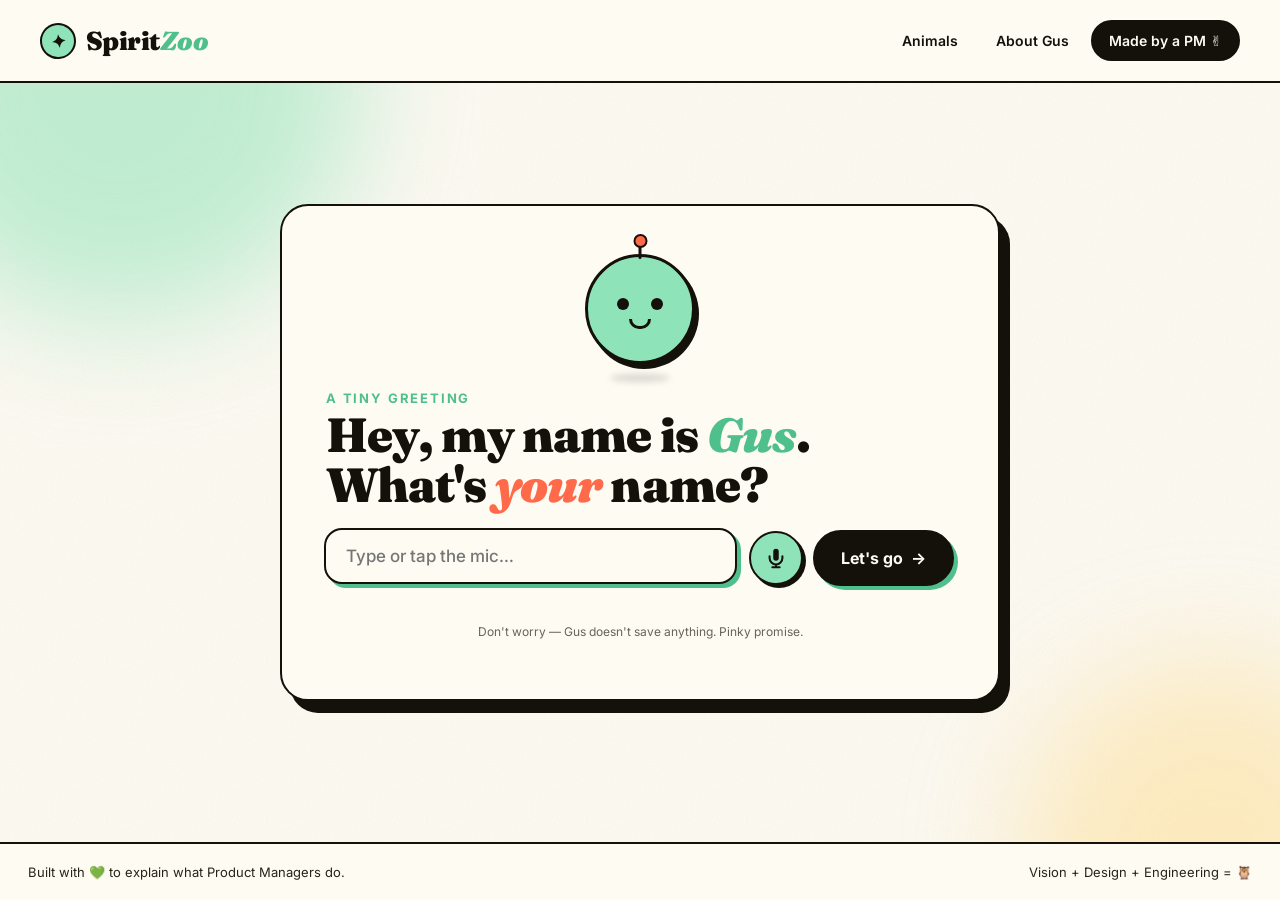
<file: index.html>
<!DOCTYPE html>
<html lang="en">
<head>
  <meta charset="UTF-8" />
  <meta name="viewport" content="width=device-width, initial-scale=1.0" />
  <title>Meet Gus · Your Spirit Animal Finder</title>
  <link rel="preconnect" href="https://fonts.googleapis.com">
  <link rel="preconnect" href="https://fonts.gstatic.com" crossorigin>
  <link href="https://fonts.googleapis.com/css2?family=Fraunces:ital,opsz,wght@0,9..144,700;0,9..144,900;1,9..144,700&family=Inter:wght@400;500;600;700&display=swap" rel="stylesheet">
  <link rel="stylesheet" href="styles.css">
</head>
<body>
  <!-- Decorative background grain & shapes -->
  <div class="bg-grain" aria-hidden="true"></div>
  <div class="bg-blob bg-blob--1" aria-hidden="true"></div>
  <div class="bg-blob bg-blob--2" aria-hidden="true"></div>

  <!-- Top nav bar (Back Market-inspired) -->
  <header class="nav">
    <div class="nav__inner">
      <div class="nav__logo">
        <span class="nav__logo-mark">✦</span>
        <span class="nav__logo-text">Spirit<span class="nav__logo-accent">Zoo</span></span>
      </div>
      <nav class="nav__links" aria-label="Primary">
        <a href="animals.html" class="nav__link">Animals</a>
        <a href="about.html" class="nav__link">About Gus</a>
        <a href="pm.html" class="nav__link nav__link--badge">Made by a PM ✌️</a>
      </nav>
    </div>
  </header>

  <main class="stage">

    <!-- STEP 1: Greeting from Gus -->
    <section class="screen screen--active" id="screen-greet" aria-labelledby="greet-title">
      <div class="card">
        <div class="avatar" aria-hidden="true">
          <div class="avatar__orb">
            <div class="avatar__face">
              <div class="avatar__eye avatar__eye--l"></div>
              <div class="avatar__eye avatar__eye--r"></div>
              <div class="avatar__mouth"></div>
            </div>
            <div class="avatar__antenna"></div>
          </div>
          <div class="avatar__shadow"></div>
        </div>

        <p class="kicker">A tiny greeting</p>
        <h1 id="greet-title" class="headline">
          Hey, my name is <span class="headline__accent">Gus</span>.<br>
          What's <em>your</em> name?
        </h1>

        <div class="input-row">
          <div class="field-with-mic">
            <input
              id="name-input"
              type="text"
              class="field"
              placeholder="Type or tap the mic…"
              autocomplete="off"
              maxlength="30"
            />
            <button
              id="name-mic-btn"
              class="mic-btn mic-btn--inline"
              type="button"
              aria-label="Tap to say your name"
              title="Tap to say your name"
            >
              <svg class="mic-btn__icon" viewBox="0 0 24 24" fill="none" aria-hidden="true">
                <path d="M12 2a3 3 0 0 0-3 3v7a3 3 0 0 0 6 0V5a3 3 0 0 0-3-3z" fill="currentColor"/>
                <path d="M19 10v2a7 7 0 0 1-14 0v-2M12 19v3M8 22h8" stroke="currentColor" stroke-width="2.2" stroke-linecap="round" fill="none"/>
              </svg>
              <span class="mic-btn__pulse" aria-hidden="true"></span>
            </button>
          </div>
          <button id="name-submit" class="btn btn--primary">
            Let's go
            <span class="btn__arrow">→</span>
          </button>
        </div>
        <p class="mic-status" id="name-mic-status" aria-live="polite"></p>

        <p class="fineprint">Don't worry — Gus doesn't save anything. Pinky promise.</p>
      </div>
    </section>

    <!-- STEP 2: Ask for 3 things -->
    <section class="screen" id="screen-describe" aria-labelledby="describe-title" hidden>
      <div class="card">
        <div class="avatar avatar--small" aria-hidden="true">
          <div class="avatar__orb">
            <div class="avatar__face">
              <div class="avatar__eye avatar__eye--l"></div>
              <div class="avatar__eye avatar__eye--r"></div>
              <div class="avatar__mouth avatar__mouth--smile"></div>
            </div>
            <div class="avatar__antenna"></div>
          </div>
        </div>

        <p class="kicker">Nice to meet you <span id="name-echo">friend</span> ✨</p>
        <h2 id="describe-title" class="headline">
          I'd love to find your <span class="headline__accent">spirit animal</span>.<br>
          Tell me 3 things about yourself!
        </h2>

        <p class="hint">Like… what you love, what you're good at, or what makes you, <em>you</em>.</p>

        <div class="textarea-wrap">
          <textarea
            id="describe-input"
            class="field field--area"
            placeholder="Example: I love reading books. I'm really fast at soccer. I'm super curious about space!"
            rows="4"
            maxlength="400"
            autocomplete="off"
          ></textarea>
          <button
            id="mic-btn"
            class="mic-btn"
            type="button"
            aria-label="Tap to talk to Gus"
            title="Tap to talk to Gus"
          >
            <svg class="mic-btn__icon" viewBox="0 0 24 24" fill="none" aria-hidden="true">
              <path d="M12 2a3 3 0 0 0-3 3v7a3 3 0 0 0 6 0V5a3 3 0 0 0-3-3z" fill="currentColor"/>
              <path d="M19 10v2a7 7 0 0 1-14 0v-2M12 19v3M8 22h8" stroke="currentColor" stroke-width="2.2" stroke-linecap="round" fill="none"/>
            </svg>
            <span class="mic-btn__pulse" aria-hidden="true"></span>
          </button>
        </div>
        <p class="mic-status" id="mic-status" aria-live="polite"></p>

        <div class="input-row input-row--end">
          <button id="describe-back" class="btn btn--ghost">← Back</button>
          <button id="describe-submit" class="btn btn--primary">
            Find my animal
            <span class="btn__arrow">→</span>
          </button>
        </div>
      </div>
    </section>

    <!-- STEP 3: Thinking -->
    <section class="screen" id="screen-thinking" aria-labelledby="thinking-title" hidden>
      <div class="card card--center">
        <div class="thinker">
          <div class="thinker__disc"></div>
          <div class="thinker__disc thinker__disc--2"></div>
          <div class="thinker__disc thinker__disc--3"></div>
          <div class="thinker__core">✦</div>
        </div>
        <h2 id="thinking-title" class="headline headline--center">
          Gus is thinking<span class="dots"><span>.</span><span>.</span><span>.</span></span>
        </h2>
        <p class="thinking-status" id="thinking-status">Reading your answer…</p>
      </div>
    </section>

    <!-- STEP 4: Reveal -->
    <section class="screen" id="screen-reveal" aria-labelledby="reveal-title" hidden>
      <div class="card card--reveal">
        <div class="confetti" aria-hidden="true"></div>

        <p class="kicker">You're the best, <span id="name-echo-2">friend</span>!</p>
        <h2 id="reveal-title" class="headline">
          Did you know your spirit animal is&hellip;
        </h2>

        <div class="animal-card">
          <div class="animal-card__emoji" id="animal-emoji">🦉</div>
          <div class="animal-card__name" id="animal-name">The Owl</div>
          <div class="animal-card__tag" id="animal-tag">Curious · Clever · Night-owl energy</div>
        </div>

        <div class="fact-box">
          <div class="fact-box__label">🌍 Fun fact from Nat Geo Kids</div>
          <p class="fact-box__text" id="animal-fact">…</p>
        </div>

        <div class="input-row input-row--center">
          <button id="read-to-me" class="btn btn--speak" type="button">
            <span class="btn__icon-speak" aria-hidden="true">
              <svg viewBox="0 0 24 24" fill="none" width="20" height="20">
                <path d="M11 5 6 9H2v6h4l5 4V5z" fill="currentColor"/>
                <path d="M15.5 8.5a5 5 0 0 1 0 7M18.5 5.5a9 9 0 0 1 0 13" stroke="currentColor" stroke-width="2" stroke-linecap="round" fill="none"/>
              </svg>
            </span>
            <span class="btn__label">Read to me</span>
          </button>
        </div>

        <div class="input-row input-row--center">
          <button id="try-again" class="btn btn--primary">
            Try again
            <span class="btn__arrow">↻</span>
          </button>
          <button id="restart" class="btn btn--ghost">
            Restart
            <span class="btn__arrow">↺</span>
          </button>
        </div>

        <p class="fineprint">
          Facts inspired by
          <a href="https://www.natgeokids.com/ie/category/discover/animals/" target="_blank" rel="noopener">Nat Geo Kids</a>
          · Go explore more animals there!
        </p>
      </div>
    </section>

  </main>

  <footer class="foot">
    <span>Built with 💚 to explain what Product Managers do.</span>
    <span>Vision + Design + Engineering = 🦉</span>
  </footer>

  <script src="animals-data.js?v=6"></script>
  <script src="app.js?v=6"></script>
</body>
</html>
</file>
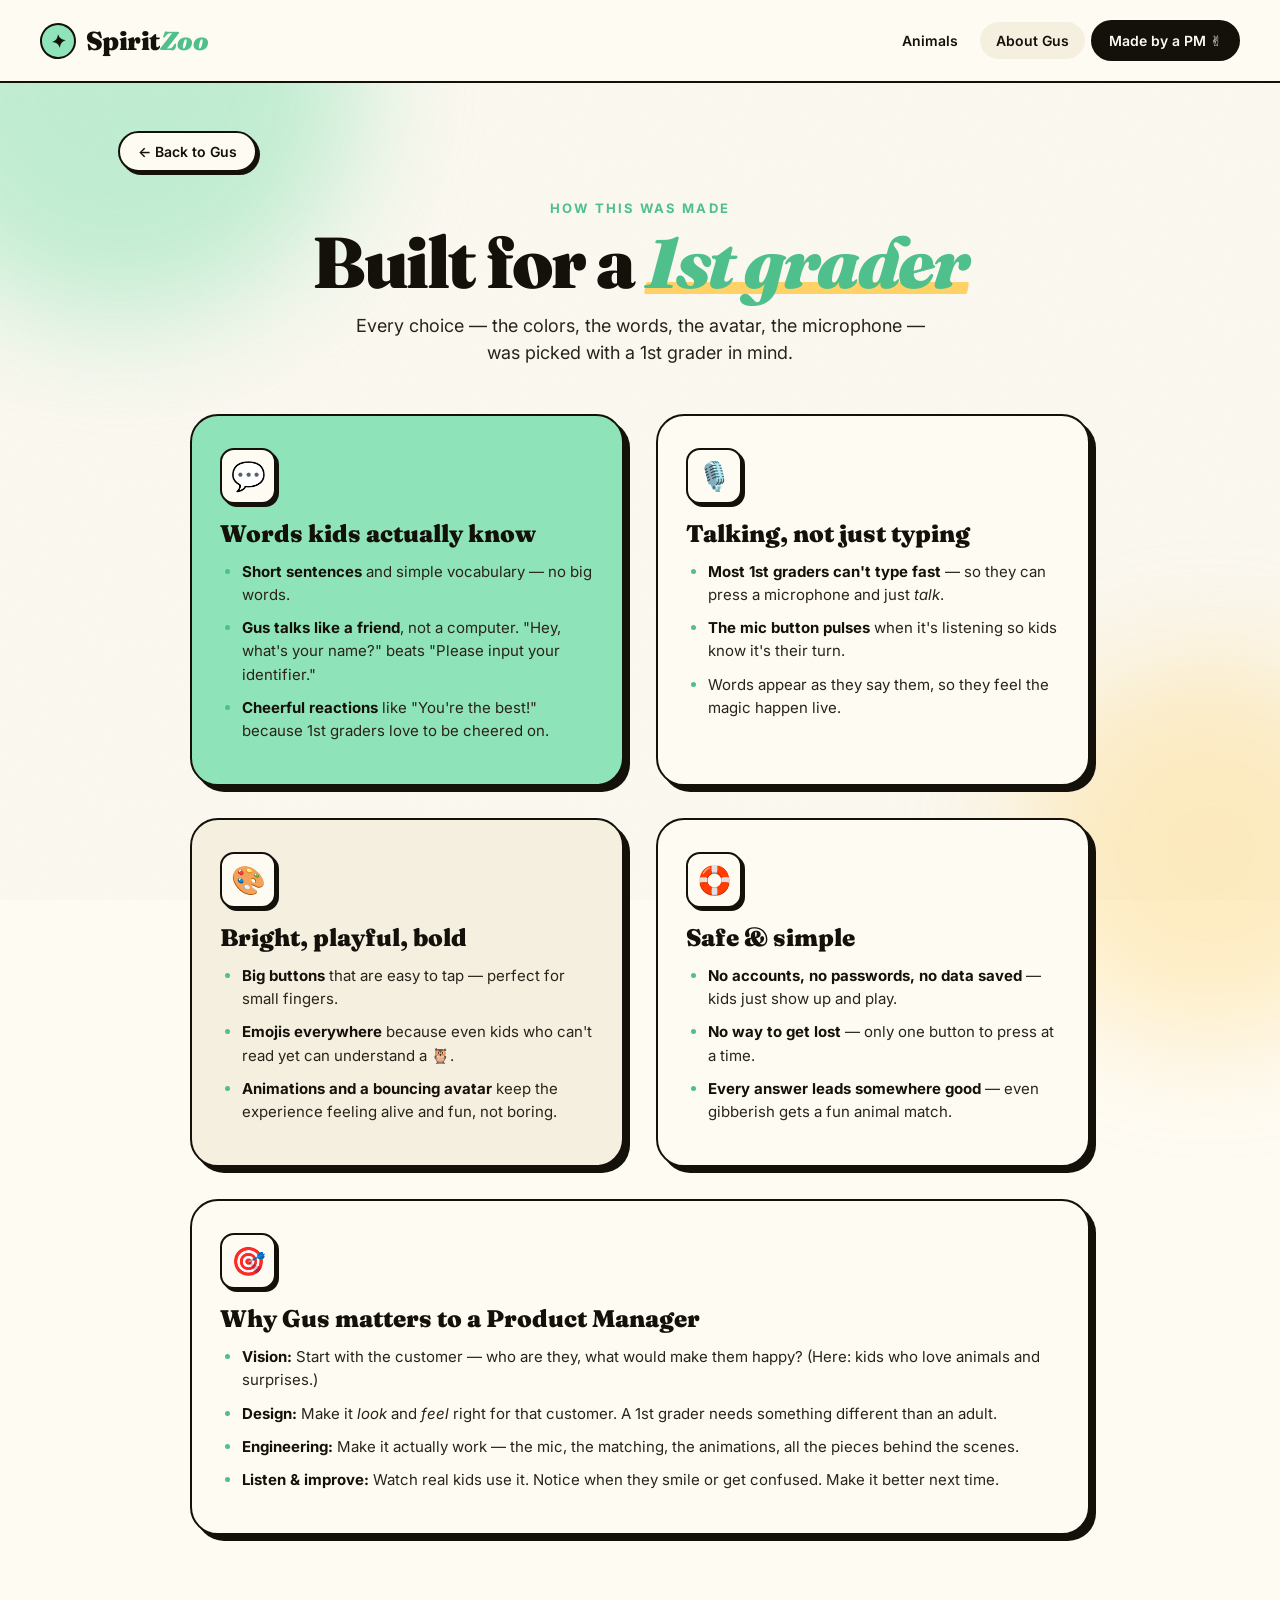
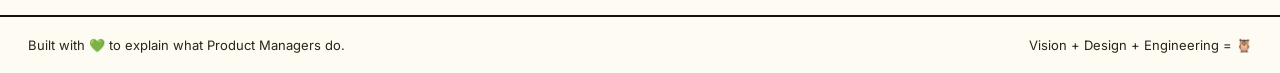
<file: about.html>
<!DOCTYPE html>
<html lang="en">
<head>
  <meta charset="UTF-8" />
  <meta name="viewport" content="width=device-width, initial-scale=1.0" />
  <title>About Gus · SpiritZoo</title>
  <link rel="preconnect" href="https://fonts.googleapis.com">
  <link rel="preconnect" href="https://fonts.gstatic.com" crossorigin>
  <link href="https://fonts.googleapis.com/css2?family=Fraunces:ital,opsz,wght@0,9..144,700;0,9..144,900;1,9..144,700&family=Inter:wght@400;500;600;700&display=swap" rel="stylesheet">
  <link rel="stylesheet" href="styles.css">
</head>
<body>
  <div class="bg-grain" aria-hidden="true"></div>
  <div class="bg-blob bg-blob--1" aria-hidden="true"></div>
  <div class="bg-blob bg-blob--2" aria-hidden="true"></div>

  <header class="nav">
    <div class="nav__inner">
      <a href="index.html" class="nav__logo" style="text-decoration:none; color:inherit;">
        <span class="nav__logo-mark">✦</span>
        <span class="nav__logo-text">Spirit<span class="nav__logo-accent">Zoo</span></span>
      </a>
      <nav class="nav__links" aria-label="Primary">
        <a href="animals.html" class="nav__link">Animals</a>
        <a href="about.html" class="nav__link" aria-current="page" style="background: var(--cream-2);">About Gus</a>
        <a href="pm.html" class="nav__link nav__link--badge">Made by a PM ✌️</a>
      </nav>
    </div>
  </header>

  <main class="subpage">
    <a href="index.html" class="back-link">← Back to Gus</a>

    <div class="subpage__header">
      <p class="subpage__kicker">How this was made</p>
      <h1 class="subpage__title">Built for a <em>1st grader</em></h1>
      <p class="subpage__lede">
        Every choice — the colors, the words, the avatar, the microphone —
        was picked with a 1st grader in mind.
      </p>
    </div>

    <div class="about-grid">

      <div class="about-card about-card--mint">
        <div class="about-card__icon">💬</div>
        <h2 class="about-card__title">Words kids actually know</h2>
        <ul class="about-card__list">
          <li><strong>Short sentences</strong> and simple vocabulary — no big words.</li>
          <li><strong>Gus talks like a friend</strong>, not a computer. "Hey, what's your name?" beats "Please input your identifier."</li>
          <li><strong>Cheerful reactions</strong> like "You're the best!" because 1st graders love to be cheered on.</li>
        </ul>
      </div>

      <div class="about-card">
        <div class="about-card__icon">🎙️</div>
        <h2 class="about-card__title">Talking, not just typing</h2>
        <ul class="about-card__list">
          <li><strong>Most 1st graders can't type fast</strong> — so they can press a microphone and just <em>talk</em>.</li>
          <li><strong>The mic button pulses</strong> when it's listening so kids know it's their turn.</li>
          <li>Words appear as they say them, so they feel the magic happen live.</li>
        </ul>
      </div>

      <div class="about-card about-card--cream2">
        <div class="about-card__icon">🎨</div>
        <h2 class="about-card__title">Bright, playful, bold</h2>
        <ul class="about-card__list">
          <li><strong>Big buttons</strong> that are easy to tap — perfect for small fingers.</li>
          <li><strong>Emojis everywhere</strong> because even kids who can't read yet can understand a 🦉.</li>
          <li><strong>Animations and a bouncing avatar</strong> keep the experience feeling alive and fun, not boring.</li>
        </ul>
      </div>

      <div class="about-card">
        <div class="about-card__icon">🛟</div>
        <h2 class="about-card__title">Safe & simple</h2>
        <ul class="about-card__list">
          <li><strong>No accounts, no passwords, no data saved</strong> — kids just show up and play.</li>
          <li><strong>No way to get lost</strong> — only one button to press at a time.</li>
          <li><strong>Every answer leads somewhere good</strong> — even gibberish gets a fun animal match.</li>
        </ul>
      </div>

      <div class="about-card about-card--wide">
        <div class="about-card__icon">🎯</div>
        <h2 class="about-card__title">Why Gus matters to a Product Manager</h2>
        <ul class="about-card__list">
          <li><strong>Vision:</strong> Start with the customer — who are they, what would make them happy? (Here: kids who love animals and surprises.)</li>
          <li><strong>Design:</strong> Make it <em>look</em> and <em>feel</em> right for that customer. A 1st grader needs something different than an adult.</li>
          <li><strong>Engineering:</strong> Make it actually work — the mic, the matching, the animations, all the pieces behind the scenes.</li>
          <li><strong>Listen & improve:</strong> Watch real kids use it. Notice when they smile or get confused. Make it better next time.</li>
        </ul>
      </div>

    </div>
  </main>

  <footer class="foot">
    <span>Built with 💚 to explain what Product Managers do.</span>
    <span>Vision + Design + Engineering = 🦉</span>
  </footer>
</body>
</html>
</file>
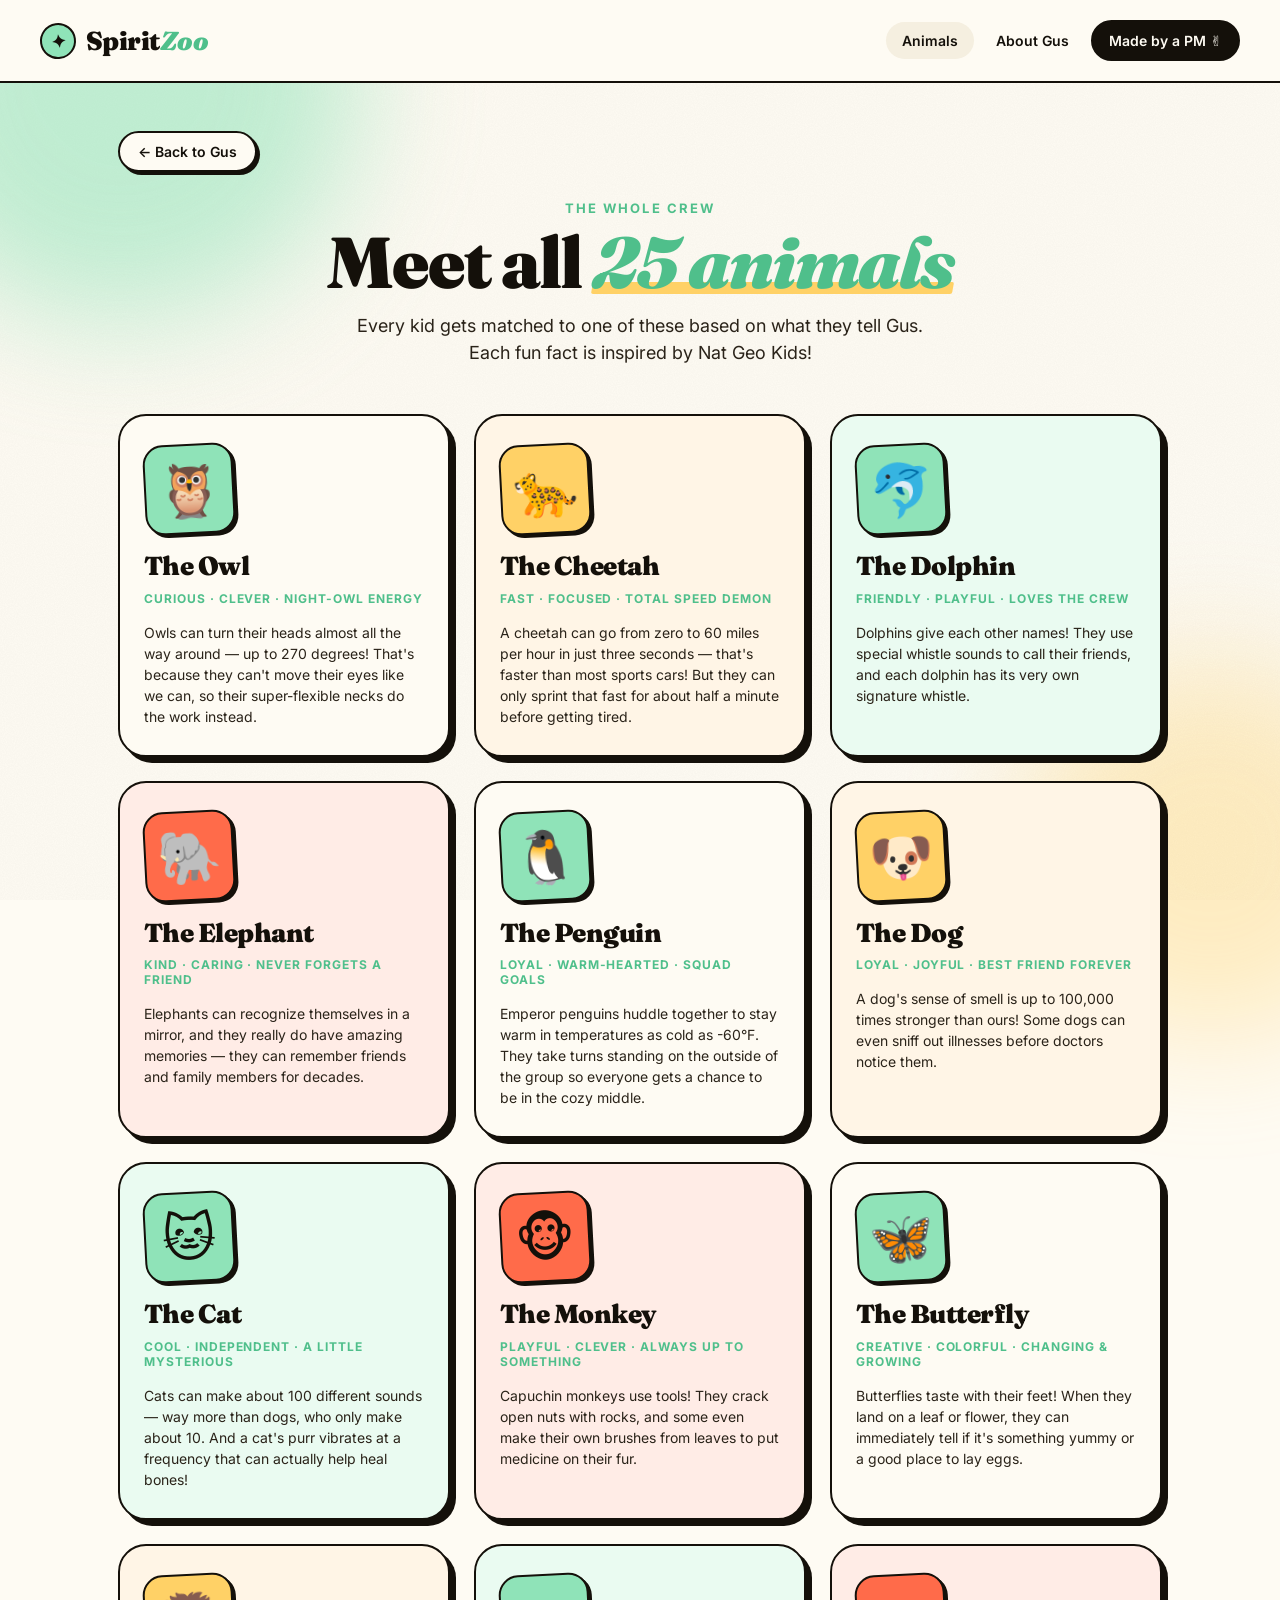
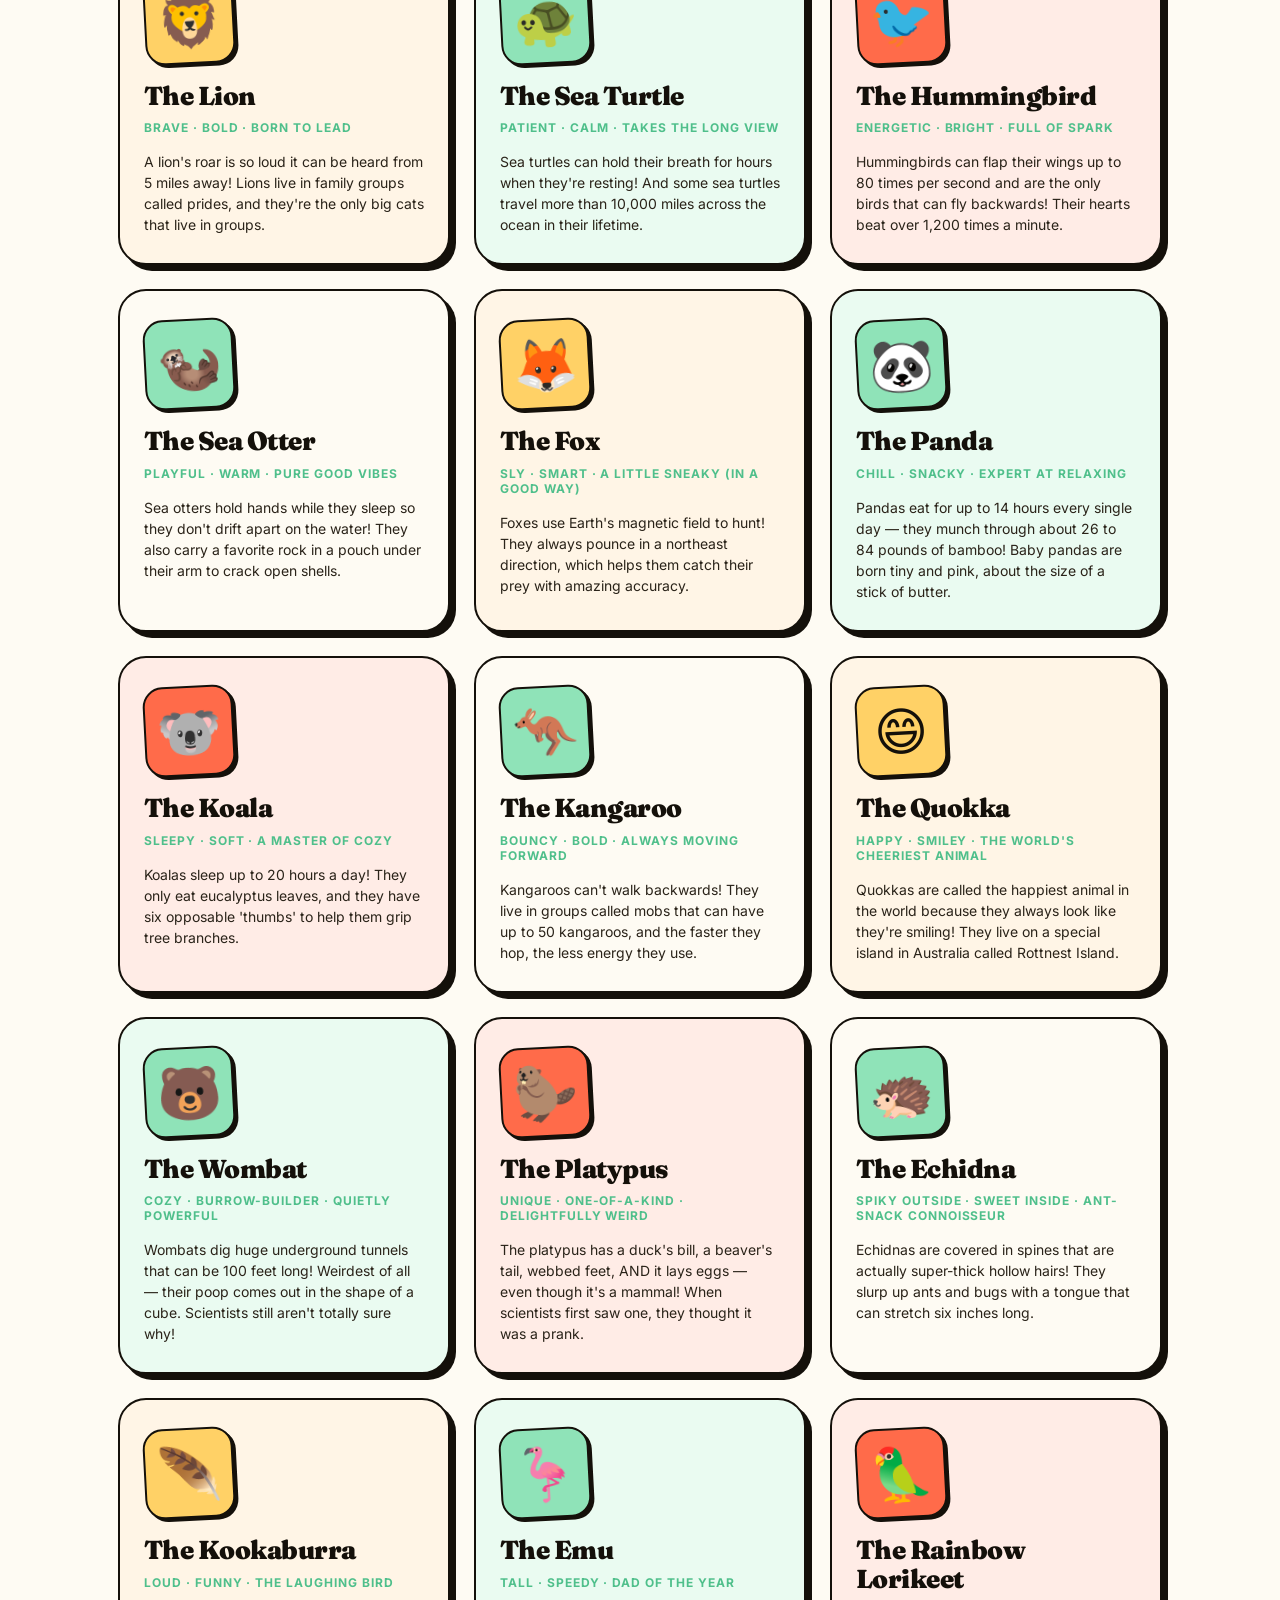
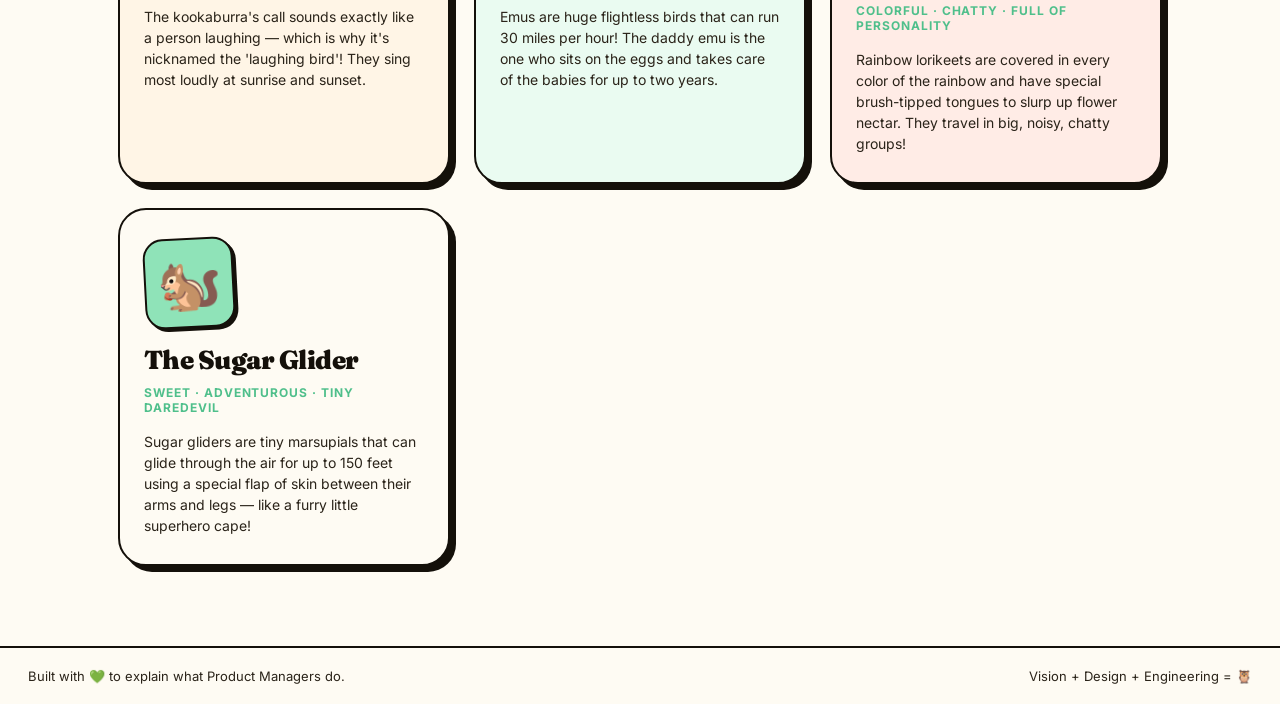
<file: animals.html>
<!DOCTYPE html>
<html lang="en">
<head>
  <meta charset="UTF-8" />
  <meta name="viewport" content="width=device-width, initial-scale=1.0" />
  <title>All the Animals · SpiritZoo</title>
  <link rel="preconnect" href="https://fonts.googleapis.com">
  <link rel="preconnect" href="https://fonts.gstatic.com" crossorigin>
  <link href="https://fonts.googleapis.com/css2?family=Fraunces:ital,opsz,wght@0,9..144,700;0,9..144,900;1,9..144,700&family=Inter:wght@400;500;600;700&display=swap" rel="stylesheet">
  <link rel="stylesheet" href="styles.css">
</head>
<body>
  <div class="bg-grain" aria-hidden="true"></div>
  <div class="bg-blob bg-blob--1" aria-hidden="true"></div>
  <div class="bg-blob bg-blob--2" aria-hidden="true"></div>

  <header class="nav">
    <div class="nav__inner">
      <a href="index.html" class="nav__logo" style="text-decoration:none; color:inherit;">
        <span class="nav__logo-mark">✦</span>
        <span class="nav__logo-text">Spirit<span class="nav__logo-accent">Zoo</span></span>
      </a>
      <nav class="nav__links" aria-label="Primary">
        <a href="animals.html" class="nav__link" aria-current="page" style="background: var(--cream-2);">Animals</a>
        <a href="about.html" class="nav__link">About Gus</a>
        <a href="pm.html" class="nav__link nav__link--badge">Made by a PM ✌️</a>
      </nav>
    </div>
  </header>

  <main class="subpage">
    <a href="index.html" class="back-link">← Back to Gus</a>

    <div class="subpage__header">
      <p class="subpage__kicker">The whole crew</p>
      <h1 class="subpage__title">Meet all <em>25 animals</em></h1>
      <p class="subpage__lede">
        Every kid gets matched to one of these based on what they tell Gus.
        Each fun fact is inspired by Nat Geo Kids!
      </p>
    </div>

    <div class="animal-grid" id="animal-grid">
      <!-- Filled in by JavaScript -->
    </div>
  </main>

  <footer class="foot">
    <span>Built with 💚 to explain what Product Managers do.</span>
    <span>Vision + Design + Engineering = 🦉</span>
  </footer>

  <script src="animals-data.js?v=6"></script>
  <script>
    // Render all animals into the grid
    const grid = document.getElementById("animal-grid");
    for (const [key, animal] of Object.entries(ANIMALS)) {
      const tile = document.createElement("article");
      tile.className = "animal-tile";
      tile.innerHTML = `
        <div class="animal-tile__emoji-box">${animal.emoji}</div>
        <h2 class="animal-tile__name">${animal.name}</h2>
        <p class="animal-tile__tag">${animal.tag}</p>
        <p class="animal-tile__fact">${animal.fact}</p>
      `;
      grid.appendChild(tile);
    }
  </script>
</body>
</html>
</file>
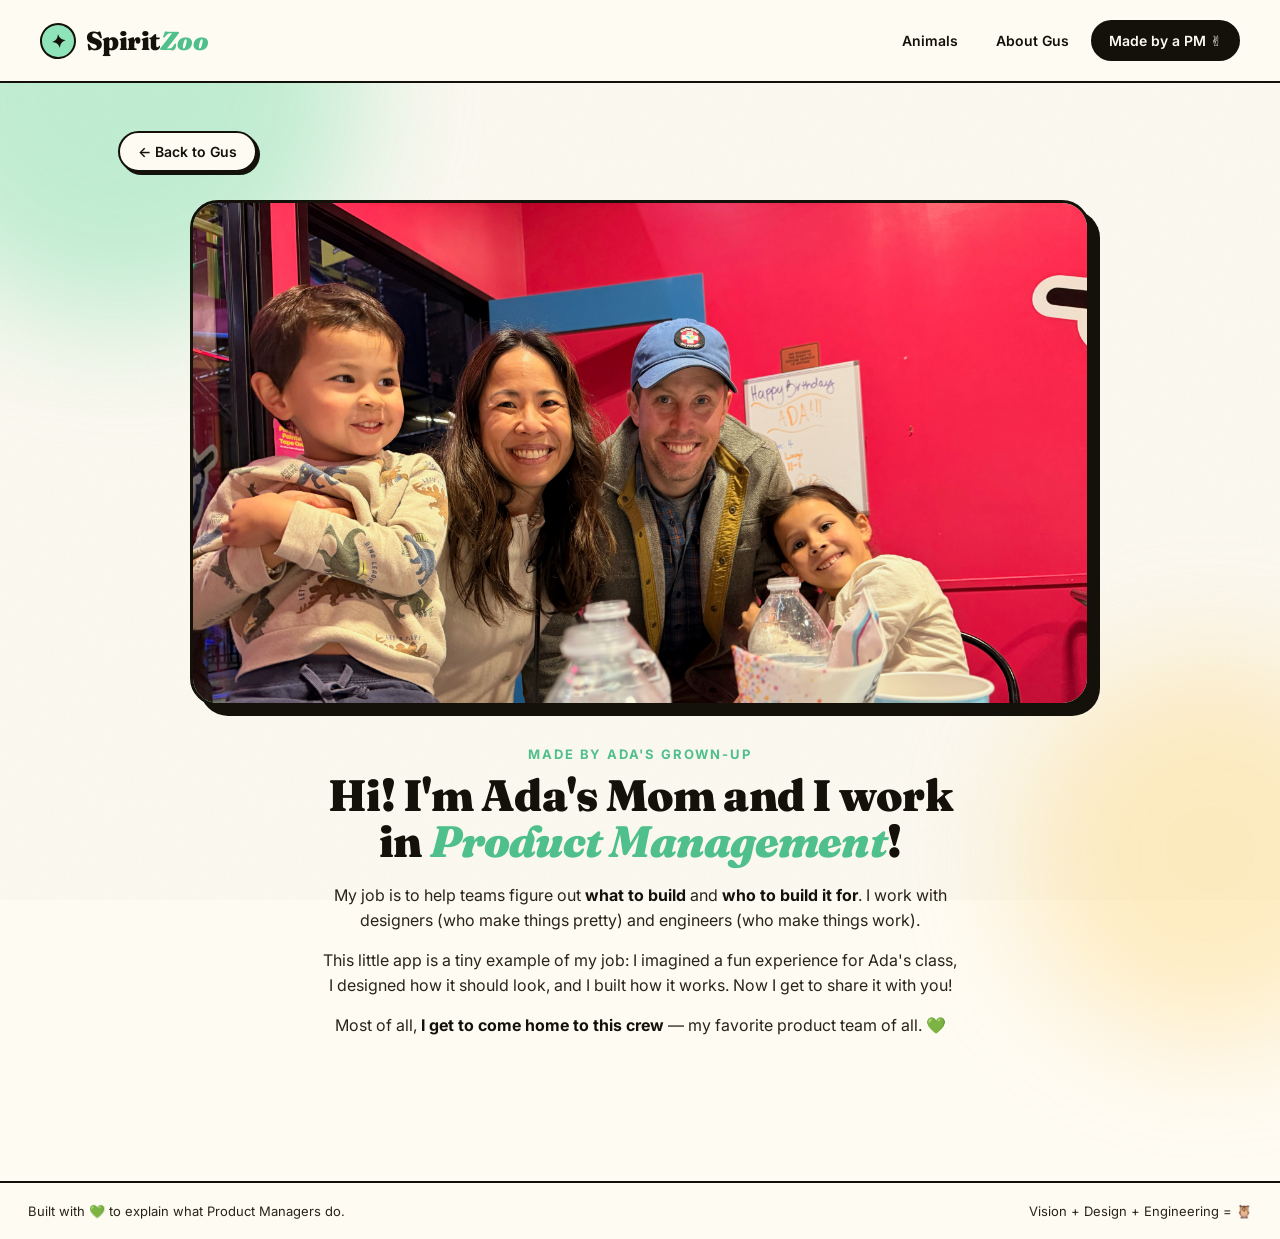
<file: pm.html>
<!DOCTYPE html>
<html lang="en">
<head>
  <meta charset="UTF-8" />
  <meta name="viewport" content="width=device-width, initial-scale=1.0" />
  <title>Made by a PM · SpiritZoo</title>
  <link rel="preconnect" href="https://fonts.googleapis.com">
  <link rel="preconnect" href="https://fonts.gstatic.com" crossorigin>
  <link href="https://fonts.googleapis.com/css2?family=Fraunces:ital,opsz,wght@0,9..144,700;0,9..144,900;1,9..144,700&family=Inter:wght@400;500;600;700&display=swap" rel="stylesheet">
  <link rel="stylesheet" href="styles.css">
</head>
<body>
  <div class="bg-grain" aria-hidden="true"></div>
  <div class="bg-blob bg-blob--1" aria-hidden="true"></div>
  <div class="bg-blob bg-blob--2" aria-hidden="true"></div>

  <header class="nav">
    <div class="nav__inner">
      <a href="index.html" class="nav__logo" style="text-decoration:none; color:inherit;">
        <span class="nav__logo-mark">✦</span>
        <span class="nav__logo-text">Spirit<span class="nav__logo-accent">Zoo</span></span>
      </a>
      <nav class="nav__links" aria-label="Primary">
        <a href="animals.html" class="nav__link">Animals</a>
        <a href="about.html" class="nav__link">About Gus</a>
        <a href="pm.html" class="nav__link nav__link--badge" aria-current="page">Made by a PM ✌️</a>
      </nav>
    </div>
  </header>

  <main class="subpage">
    <a href="index.html" class="back-link">← Back to Gus</a>

    <section class="pm-hero">

      <!-- PHOTO FRAME — swap the placeholder for Ada's family photo -->
      <div class="pm-photo-frame">
               <img class="pm-photo-frame__img" src="family.jpeg" alt="Ada and her family" />
      </div>

      <div class="pm-intro">
        <p class="pm-intro__eyebrow">Made by Ada's grown-up</p>
        <h1 class="pm-intro__headline">Hi! I'm Ada's Mom and I work in <em>Product Management</em>!</h1>
        <p class="pm-intro__body">
          My job is to help teams figure out <strong>what to build</strong> and <strong>who to build it for</strong>.
          I work with designers (who make things pretty) and engineers (who make things work).
        </p>
        <p class="pm-intro__body">
          This little app is a tiny example of my job: I imagined a fun experience for Ada's class,
          I designed how it should look, and I built how it works.
          Now I get to share it with you!
        </p>
        <p class="pm-intro__body">
          Most of all, <strong>I get to come home to this crew</strong> — my favorite product team of all. 💚
        </p>
      </div>

    </section>

  </main>

  <footer class="foot">
    <span>Built with 💚 to explain what Product Managers do.</span>
    <span>Vision + Design + Engineering = 🦉</span>
  </footer>
</body>
</html>
</file>
<file: styles.css>
/* =========================================
   SpiritZoo — inspired by Back Market's look:
   mint green + cream + black, chunky rounded
   buttons, playful-but-clean, irreverent copy.
   ========================================= */

:root {
  --mint:     #8FE3B8;      /* Back Market's signature mint */
  --mint-deep:#4FBF8B;
  --mint-ink: #0F3D2E;
  --cream:    #FEFBF3;      /* warm off-white */
  --cream-2:  #F5EFE0;
  --ink:      #14100A;      /* near-black */
  --ink-soft: #2A2319;
  --accent:   #FF6B4A;      /* warm coral pop */
  --accent-2: #FFD166;      /* sunflower */
  --shadow:   rgba(20, 16, 10, 0.12);

  --radius-lg: 28px;
  --radius-md: 18px;
  --radius-pill: 999px;

  --font-display: "Fraunces", "Times New Roman", serif;
  --font-body:    "Inter", system-ui, sans-serif;
}

* { box-sizing: border-box; }

html, body {
  margin: 0;
  padding: 0;
  min-height: 100%;
  font-family: var(--font-body);
  color: var(--ink);
  background: var(--cream);
  overflow-x: hidden;
}

body {
  display: flex;
  flex-direction: column;
  min-height: 100vh;
  position: relative;
}

/* ---------- Background atmosphere ---------- */
.bg-grain {
  position: fixed;
  inset: 0;
  pointer-events: none;
  z-index: 0;
  opacity: 0.35;
  background-image: url("data:image/svg+xml;utf8,<svg xmlns='http://www.w3.org/2000/svg' width='160' height='160'><filter id='n'><feTurbulence type='fractalNoise' baseFrequency='0.9' numOctaves='2' stitchTiles='stitch'/><feColorMatrix values='0 0 0 0 0  0 0 0 0 0  0 0 0 0 0  0 0 0 0.08 0'/></filter><rect width='100%25' height='100%25' filter='url(%23n)'/></svg>");
}

.bg-blob {
  position: fixed;
  border-radius: 50%;
  filter: blur(60px);
  z-index: 0;
  pointer-events: none;
  opacity: 0.55;
}
.bg-blob--1 {
  width: 480px; height: 480px;
  background: var(--mint);
  top: -160px; left: -120px;
}
.bg-blob--2 {
  width: 380px; height: 380px;
  background: var(--accent-2);
  bottom: -140px; right: -120px;
  opacity: 0.35;
}

/* ---------- Nav ---------- */
.nav {
  position: relative;
  z-index: 10;
  padding: 20px 28px;
  border-bottom: 2px solid var(--ink);
  background: var(--cream);
}
.nav__inner {
  max-width: 1200px;
  margin: 0 auto;
  display: flex;
  align-items: center;
  justify-content: space-between;
  gap: 24px;
}
.nav__logo {
  display: flex;
  align-items: center;
  gap: 10px;
  font-family: var(--font-display);
  font-weight: 900;
  font-size: 26px;
  letter-spacing: -0.02em;
}
.nav__logo-mark {
  display: inline-grid;
  place-items: center;
  width: 36px; height: 36px;
  background: var(--mint);
  border: 2px solid var(--ink);
  border-radius: 50%;
  font-size: 18px;
  transform: rotate(-8deg);
}
.nav__logo-accent { color: var(--mint-deep); font-style: italic; }
.nav__links {
  display: flex;
  gap: 6px;
  align-items: center;
}
.nav__link {
  font-size: 14px;
  font-weight: 600;
  color: var(--ink);
  text-decoration: none;
  padding: 10px 16px;
  border-radius: var(--radius-pill);
  transition: background 0.2s;
}
.nav__link:hover { background: var(--cream-2); }
.nav__link--badge {
  background: var(--ink);
  color: var(--cream);
  border: 2px solid var(--ink);
}
.nav__link--badge:hover { background: var(--mint-deep); color: var(--ink); }

/* ---------- Stage ---------- */
.stage {
  flex: 1;
  position: relative;
  z-index: 1;
  display: flex;
  align-items: center;
  justify-content: center;
  padding: 40px 24px 60px;
}

.screen {
  width: 100%;
  max-width: 720px;
  animation: fadeUp 0.5s ease-out;
}
.screen[hidden] { display: none; }

@keyframes fadeUp {
  from { opacity: 0; transform: translateY(16px); }
  to   { opacity: 1; transform: translateY(0); }
}

/* ---------- Card ---------- */
.card {
  background: var(--cream);
  border: 2.5px solid var(--ink);
  border-radius: var(--radius-lg);
  padding: 48px 44px;
  box-shadow: 10px 12px 0 var(--ink);
  position: relative;
}
.card--center { text-align: center; }
.card--reveal {
  background: linear-gradient(160deg, var(--cream) 0%, #F0FBF5 100%);
}

/* ---------- Avatar (Gus) ---------- */
.avatar {
  display: flex;
  flex-direction: column;
  align-items: center;
  margin-bottom: 8px;
}
.avatar--small .avatar__orb {
  width: 70px; height: 70px;
}
.avatar--small .avatar__antenna {
  top: -10px; height: 12px;
}

.avatar__orb {
  width: 110px;
  height: 110px;
  background: var(--mint);
  border: 3px solid var(--ink);
  border-radius: 50%;
  position: relative;
  animation: bob 3.5s ease-in-out infinite;
  box-shadow: 4px 5px 0 var(--ink);
}
@keyframes bob {
  0%, 100% { transform: translateY(0) rotate(-2deg); }
  50%      { transform: translateY(-6px) rotate(2deg); }
}

.avatar__antenna {
  position: absolute;
  top: -16px;
  left: 50%;
  transform: translateX(-50%);
  width: 3px;
  height: 18px;
  background: var(--ink);
  border-radius: 2px;
}
.avatar__antenna::after {
  content: "";
  position: absolute;
  top: -7px;
  left: 50%;
  transform: translateX(-50%);
  width: 10px;
  height: 10px;
  background: var(--accent);
  border: 2px solid var(--ink);
  border-radius: 50%;
  animation: pulse 1.4s ease-in-out infinite;
}
@keyframes pulse {
  0%, 100% { transform: translateX(-50%) scale(1); }
  50%      { transform: translateX(-50%) scale(1.25); }
}

.avatar__face {
  position: absolute;
  inset: 0;
  display: grid;
  place-items: center;
}
.avatar__eye {
  position: absolute;
  width: 12px; height: 12px;
  background: var(--ink);
  border-radius: 50%;
  top: 40%;
  animation: blink 4s infinite;
}
.avatar--small .avatar__eye { width: 8px; height: 8px; }
.avatar__eye--l { left: 28%; }
.avatar__eye--r { right: 28%; }
@keyframes blink {
  0%, 45%, 55%, 100% { transform: scaleY(1); }
  50% { transform: scaleY(0.1); }
}

.avatar__mouth {
  position: absolute;
  bottom: 30%;
  width: 22px;
  height: 10px;
  border: 3px solid var(--ink);
  border-top: none;
  border-radius: 0 0 22px 22px;
}
.avatar--small .avatar__mouth {
  width: 16px; height: 7px;
  border-width: 2.5px;
}
.avatar__mouth--smile {
  border-bottom-width: 3.5px;
}

.avatar__shadow {
  width: 60px;
  height: 8px;
  background: var(--ink);
  opacity: 0.15;
  border-radius: 50%;
  margin-top: 10px;
  filter: blur(3px);
  animation: shadowPulse 3.5s ease-in-out infinite;
}
@keyframes shadowPulse {
  0%, 100% { transform: scale(1); opacity: 0.15; }
  50%      { transform: scale(0.85); opacity: 0.1; }
}

/* ---------- Typography ---------- */
.kicker {
  font-size: 13px;
  font-weight: 700;
  letter-spacing: 0.14em;
  text-transform: uppercase;
  color: var(--mint-deep);
  margin: 8px 0 4px;
}

.headline {
  font-family: var(--font-display);
  font-weight: 900;
  font-size: clamp(32px, 4.5vw, 48px);
  line-height: 1.05;
  letter-spacing: -0.02em;
  margin: 4px 0 20px;
  color: var(--ink);
}
.headline--center { text-align: center; }
.headline__accent {
  color: var(--mint-deep);
  font-style: italic;
  position: relative;
  display: inline-block;
}
.headline__accent::after {
  content: "";
  position: absolute;
  left: 0; right: 0;
  bottom: 2px;
  height: 8px;
  background: var(--accent-2);
  z-index: -1;
  border-radius: 2px;
  transform: skewX(-12deg);
}
.headline em {
  font-style: italic;
  color: var(--accent);
}

.hint {
  font-size: 15px;
  color: var(--ink-soft);
  margin: 0 0 18px;
  line-height: 1.5;
}

.fineprint {
  font-size: 12px;
  color: var(--ink-soft);
  opacity: 0.7;
  margin-top: 16px;
  text-align: center;
}
.fineprint a { color: var(--mint-deep); font-weight: 600; }

/* ---------- Inputs ---------- */
.input-row {
  display: flex;
  gap: 10px;
  align-items: stretch;
  flex-wrap: wrap;
}
.input-row--end { justify-content: flex-end; margin-top: 20px; }
.input-row--center { justify-content: center; margin-top: 28px; }

.field {
  flex: 1;
  min-width: 200px;
  padding: 16px 20px;
  font-size: 17px;
  font-family: var(--font-body);
  font-weight: 500;
  color: var(--ink);
  background: var(--cream);
  border: 2.5px solid var(--ink);
  border-radius: var(--radius-md);
  outline: none;
  transition: transform 0.15s, box-shadow 0.15s;
}
.field:focus {
  transform: translate(-2px, -2px);
  box-shadow: 4px 4px 0 var(--mint-deep);
}
.field--area {
  resize: vertical;
  min-height: 110px;
  line-height: 1.5;
  width: 100%;
  margin-bottom: 8px;
  padding-right: 72px; /* room for mic button */
}

/* ---------- Textarea + Mic ---------- */
.textarea-wrap {
  position: relative;
  width: 100%;
}

.mic-btn {
  position: absolute;
  right: 12px;
  bottom: 20px;
  width: 48px;
  height: 48px;
  padding: 0;
  display: grid;
  place-items: center;
  background: var(--mint);
  border: 2.5px solid var(--ink);
  border-radius: 50%;
  cursor: pointer;
  color: var(--ink);
  box-shadow: 3px 3px 0 var(--ink);
  transition: transform 0.12s, box-shadow 0.12s, background 0.2s;
}
.mic-btn:hover {
  transform: translate(-2px, -2px);
  box-shadow: 5px 5px 0 var(--ink);
  background: var(--mint-deep);
}
.mic-btn:active {
  transform: translate(1px, 1px);
  box-shadow: 1px 1px 0 var(--ink);
}
.mic-btn__icon {
  width: 22px;
  height: 22px;
  position: relative;
  z-index: 2;
}
.mic-btn__pulse {
  position: absolute;
  inset: -4px;
  border-radius: 50%;
  background: var(--accent);
  opacity: 0;
  z-index: 0;
}
.mic-btn--listening {
  background: var(--accent);
  color: var(--cream);
  animation: micBob 0.6s ease-in-out infinite alternate;
}
.mic-btn--listening .mic-btn__pulse {
  animation: micPulse 1.2s ease-out infinite;
}
.mic-btn--unsupported {
  background: var(--cream-2);
  opacity: 0.5;
  cursor: not-allowed;
}
.mic-btn--unsupported:hover {
  transform: none;
  box-shadow: 3px 3px 0 var(--ink);
  background: var(--cream-2);
}

/* Inline variant — sits next to a single-line input */
.field-with-mic {
  position: relative;
  flex: 1;
  display: flex;
  align-items: center;
  gap: 10px;
  min-width: 0;
}
.field-with-mic .field {
  flex: 1;
  min-width: 0;
}
.mic-btn--inline {
  position: static;
  flex-shrink: 0;
  width: 54px;
  height: 54px;
}

@keyframes micPulse {
  0%   { opacity: 0.6; transform: scale(1); }
  100% { opacity: 0;   transform: scale(1.8); }
}
@keyframes micBob {
  from { transform: scale(1); }
  to   { transform: scale(1.08); }
}

.mic-status {
  font-size: 13px;
  color: var(--mint-deep);
  font-weight: 600;
  margin: 4px 0 0;
  min-height: 18px;
  font-style: italic;
}
.mic-status--error { color: var(--accent); font-style: normal; }

/* ---------- Buttons ---------- */
.btn {
  display: inline-flex;
  align-items: center;
  gap: 8px;
  padding: 16px 26px;
  font-size: 16px;
  font-weight: 700;
  font-family: var(--font-body);
  border: 2.5px solid var(--ink);
  border-radius: var(--radius-pill);
  cursor: pointer;
  transition: transform 0.12s ease, box-shadow 0.12s ease, background 0.15s;
  white-space: nowrap;
}
.btn--primary {
  background: var(--ink);
  color: var(--cream);
  box-shadow: 4px 4px 0 var(--mint-deep);
}
.btn--primary:hover {
  background: var(--mint-deep);
  color: var(--ink);
  transform: translate(-2px, -2px);
  box-shadow: 6px 6px 0 var(--ink);
}
.btn--primary:active {
  transform: translate(2px, 2px);
  box-shadow: 0 0 0 var(--ink);
}
.btn--ghost {
  background: transparent;
  color: var(--ink);
}
.btn--ghost:hover {
  background: var(--cream-2);
}

/* "Read to me" speaker button — coral pop so it doesn't compete with the primary */
.btn--speak {
  background: var(--accent);
  color: var(--cream);
  box-shadow: 4px 4px 0 var(--ink);
}
.btn--speak:hover {
  background: var(--accent-2);
  color: var(--ink);
  transform: translate(-2px, -2px);
  box-shadow: 6px 6px 0 var(--ink);
}
.btn--speak:active {
  transform: translate(2px, 2px);
  box-shadow: 0 0 0 var(--ink);
}
.btn__icon-speak {
  display: inline-flex;
  align-items: center;
}
/* When actively speaking, the icon waves */
.btn--speak.is-speaking .btn__icon-speak {
  animation: speakWave 0.8s ease-in-out infinite;
}
@keyframes speakWave {
  0%, 100% { transform: scale(1); }
  50%      { transform: scale(1.2); }
}
.btn--speak.is-speaking {
  background: var(--mint-deep);
  color: var(--cream);
}

.btn__arrow {
  display: inline-block;
  transition: transform 0.2s;
}
.btn:hover .btn__arrow { transform: translateX(3px); }

/* ---------- Thinking ---------- */
.thinker {
  position: relative;
  width: 160px;
  height: 160px;
  margin: 0 auto 24px;
}
.thinker__disc {
  position: absolute;
  inset: 0;
  border: 4px solid transparent;
  border-top-color: var(--mint-deep);
  border-right-color: var(--mint-deep);
  border-radius: 50%;
  animation: spin 1.2s linear infinite;
}
.thinker__disc--2 {
  inset: 18px;
  border-top-color: var(--accent);
  border-right-color: var(--accent);
  animation: spin 1.8s linear infinite reverse;
}
.thinker__disc--3 {
  inset: 36px;
  border-top-color: var(--accent-2);
  border-right-color: var(--accent-2);
  animation: spin 1.5s linear infinite;
}
.thinker__core {
  position: absolute;
  inset: 0;
  display: grid;
  place-items: center;
  font-size: 32px;
  color: var(--ink);
  animation: corePulse 1.2s ease-in-out infinite;
}
@keyframes spin { to { transform: rotate(360deg); } }
@keyframes corePulse {
  0%, 100% { transform: scale(1) rotate(0); }
  50%      { transform: scale(1.15) rotate(180deg); }
}

.dots span {
  opacity: 0;
  animation: dot 1.4s infinite;
}
.dots span:nth-child(2) { animation-delay: 0.2s; }
.dots span:nth-child(3) { animation-delay: 0.4s; }
@keyframes dot {
  0%, 100% { opacity: 0; }
  40%      { opacity: 1; }
}

.thinking-status {
  text-align: center;
  font-size: 15px;
  color: var(--ink-soft);
  font-style: italic;
  margin-top: 8px;
  min-height: 1.4em;
}

/* ---------- Animal reveal card ---------- */
.animal-card {
  background: var(--mint);
  border: 3px solid var(--ink);
  border-radius: var(--radius-lg);
  padding: 36px 24px;
  text-align: center;
  margin: 24px 0;
  box-shadow: 6px 6px 0 var(--ink);
  position: relative;
  overflow: hidden;
}
.animal-card::before {
  content: "";
  position: absolute;
  top: -40px; right: -40px;
  width: 120px; height: 120px;
  background: var(--accent-2);
  border-radius: 50%;
  opacity: 0.6;
  z-index: 0;
}
.animal-card::after {
  content: "";
  position: absolute;
  bottom: -30px; left: -30px;
  width: 80px; height: 80px;
  background: var(--accent);
  border-radius: 50%;
  opacity: 0.5;
  z-index: 0;
}
.animal-card__emoji {
  font-size: 84px;
  position: relative;
  z-index: 1;
  animation: wiggle 2.5s ease-in-out infinite;
  display: inline-block;
}
@keyframes wiggle {
  0%, 100% { transform: rotate(-4deg) scale(1); }
  50%      { transform: rotate(4deg) scale(1.05); }
}
.animal-card__name {
  font-family: var(--font-display);
  font-weight: 900;
  font-size: clamp(32px, 5vw, 44px);
  line-height: 1.1;
  color: var(--mint-ink);
  margin: 8px 0 6px;
  position: relative;
  z-index: 1;
}
.animal-card__tag {
  font-size: 14px;
  font-weight: 600;
  letter-spacing: 0.05em;
  color: var(--mint-ink);
  opacity: 0.8;
  text-transform: uppercase;
  position: relative;
  z-index: 1;
}

.fact-box {
  background: var(--cream-2);
  border: 2px dashed var(--ink);
  border-radius: var(--radius-md);
  padding: 20px 24px;
  margin: 20px 0;
}
.fact-box__label {
  font-size: 12px;
  font-weight: 700;
  letter-spacing: 0.1em;
  text-transform: uppercase;
  color: var(--mint-deep);
  margin-bottom: 8px;
}
.fact-box__text {
  font-family: var(--font-display);
  font-size: 19px;
  line-height: 1.45;
  font-weight: 700;
  color: var(--ink);
  margin: 0;
}

/* ---------- Footer ---------- */
.foot {
  position: relative;
  z-index: 1;
  display: flex;
  justify-content: space-between;
  align-items: center;
  padding: 20px 28px;
  font-size: 13px;
  color: var(--ink-soft);
  border-top: 2px solid var(--ink);
  background: var(--cream);
  flex-wrap: wrap;
  gap: 10px;
}

/* ---------- Confetti decoration ---------- */
.confetti {
  position: absolute;
  inset: 0;
  overflow: hidden;
  pointer-events: none;
  border-radius: var(--radius-lg);
}
.confetti::before,
.confetti::after {
  content: "✦ ★ ✦ ★ ✦ ★ ✦";
  position: absolute;
  top: 12px;
  left: 0; right: 0;
  text-align: center;
  font-size: 14px;
  color: var(--accent);
  letter-spacing: 0.5em;
  opacity: 0.6;
}
.confetti::after {
  top: auto;
  bottom: 12px;
  color: var(--mint-deep);
}

/* ---------- Sub-page layouts ---------- */
.subpage {
  flex: 1;
  position: relative;
  z-index: 1;
  max-width: 1100px;
  margin: 0 auto;
  padding: 48px 28px 80px;
  width: 100%;
}

.subpage__header {
  text-align: center;
  margin-bottom: 48px;
}
.subpage__kicker {
  font-size: 13px;
  font-weight: 700;
  letter-spacing: 0.16em;
  text-transform: uppercase;
  color: var(--mint-deep);
  margin: 0 0 10px;
}
.subpage__title {
  font-family: var(--font-display);
  font-weight: 900;
  font-size: clamp(42px, 6vw, 72px);
  line-height: 1;
  letter-spacing: -0.03em;
  margin: 0 0 14px;
  color: var(--ink);
}
.subpage__title em {
  color: var(--mint-deep);
  font-style: italic;
  position: relative;
  display: inline-block;
}
.subpage__title em::after {
  content: "";
  position: absolute;
  left: 0; right: 0;
  bottom: 4px;
  height: 12px;
  background: var(--accent-2);
  z-index: -1;
  border-radius: 2px;
  transform: skewX(-10deg);
}
.subpage__lede {
  font-size: 18px;
  color: var(--ink-soft);
  max-width: 600px;
  margin: 0 auto;
  line-height: 1.5;
}

.back-link {
  display: inline-flex;
  align-items: center;
  gap: 8px;
  font-size: 14px;
  font-weight: 600;
  color: var(--ink);
  text-decoration: none;
  padding: 10px 18px;
  border: 2px solid var(--ink);
  border-radius: var(--radius-pill);
  margin-bottom: 28px;
  background: var(--cream);
  transition: transform 0.12s, box-shadow 0.12s, background 0.2s;
  box-shadow: 3px 3px 0 var(--ink);
}
.back-link:hover {
  background: var(--mint);
  transform: translate(-2px, -2px);
  box-shadow: 5px 5px 0 var(--ink);
}

/* ---------- Animals gallery ---------- */
.animal-grid {
  display: grid;
  grid-template-columns: repeat(auto-fill, minmax(280px, 1fr));
  gap: 24px;
}

.animal-tile {
  background: var(--cream);
  border: 2.5px solid var(--ink);
  border-radius: var(--radius-lg);
  padding: 28px 24px;
  box-shadow: 6px 6px 0 var(--ink);
  position: relative;
  overflow: hidden;
  transition: transform 0.18s, box-shadow 0.18s;
  display: flex;
  flex-direction: column;
  gap: 10px;
}
.animal-tile:hover {
  transform: translate(-3px, -3px);
  box-shadow: 9px 9px 0 var(--ink);
}
/* Rotate the accent color across tiles */
.animal-tile:nth-child(4n+1) { background: var(--cream); }
.animal-tile:nth-child(4n+2) { background: #FFF5E6; }
.animal-tile:nth-child(4n+3) { background: #EAFBF1; }
.animal-tile:nth-child(4n+4) { background: #FFECE6; }

.animal-tile__emoji-box {
  width: 90px;
  height: 90px;
  display: grid;
  place-items: center;
  background: var(--mint);
  border: 2.5px solid var(--ink);
  border-radius: 20px;
  font-size: 52px;
  margin-bottom: 8px;
  box-shadow: 3px 3px 0 var(--ink);
  transform: rotate(-3deg);
  transition: transform 0.2s;
}
.animal-tile:hover .animal-tile__emoji-box {
  transform: rotate(3deg) scale(1.05);
}
.animal-tile:nth-child(4n+2) .animal-tile__emoji-box { background: var(--accent-2); }
.animal-tile:nth-child(4n+3) .animal-tile__emoji-box { background: var(--mint); }
.animal-tile:nth-child(4n+4) .animal-tile__emoji-box { background: var(--accent); }

.animal-tile__name {
  font-family: var(--font-display);
  font-weight: 900;
  font-size: 26px;
  letter-spacing: -0.02em;
  line-height: 1.1;
  color: var(--ink);
  margin: 0;
}
.animal-tile__tag {
  font-size: 12px;
  font-weight: 700;
  letter-spacing: 0.08em;
  text-transform: uppercase;
  color: var(--mint-deep);
  margin: 0;
}
.animal-tile__fact {
  font-size: 14px;
  line-height: 1.5;
  color: var(--ink-soft);
  margin: 6px 0 0;
}

/* ---------- About page ---------- */
.about-grid {
  display: grid;
  grid-template-columns: 1fr 1fr;
  gap: 32px;
  max-width: 900px;
  margin: 0 auto;
}
.about-card {
  background: var(--cream);
  border: 2.5px solid var(--ink);
  border-radius: var(--radius-lg);
  padding: 32px 28px;
  box-shadow: 6px 6px 0 var(--ink);
}
.about-card--wide { grid-column: 1 / -1; }
.about-card--mint { background: var(--mint); }
.about-card--cream2 { background: var(--cream-2); }

.about-card__icon {
  width: 56px;
  height: 56px;
  display: grid;
  place-items: center;
  background: var(--cream);
  border: 2.5px solid var(--ink);
  border-radius: 14px;
  font-size: 28px;
  margin-bottom: 16px;
  box-shadow: 3px 3px 0 var(--ink);
}
.about-card__title {
  font-family: var(--font-display);
  font-weight: 900;
  font-size: 24px;
  line-height: 1.15;
  margin: 0 0 12px;
  color: var(--ink);
}
.about-card__list {
  padding-left: 22px;
  margin: 0;
}
.about-card__list li {
  font-size: 15px;
  line-height: 1.55;
  color: var(--ink-soft);
  margin-bottom: 10px;
}
.about-card__list li::marker { color: var(--mint-deep); }
.about-card__list li strong { color: var(--ink); font-weight: 700; }

/* ---------- PM / Ada page ---------- */
.pm-hero {
  display: flex;
  flex-direction: column;
  gap: 40px;
  max-width: 900px;
  margin: 0 auto 48px;
  align-items: stretch;
}
.pm-photo-frame {
  position: relative;
  aspect-ratio: 16/9;
  width: 100%;
  background: var(--mint);
  border: 3px solid var(--ink);
  border-radius: var(--radius-lg);
  box-shadow: 10px 10px 0 var(--ink);
  overflow: hidden;
  display: grid;
  place-items: center;
}
.pm-photo-frame__img {
  width: 100%;
  height: 100%;
  object-fit: cover;
  display: block;
}
.pm-photo-frame__placeholder {
  width: 100%;
  height: 100%;
  display: flex;
  flex-direction: column;
  align-items: center;
  justify-content: center;
  gap: 16px;
  padding: 32px;
  text-align: center;
  background:
    repeating-linear-gradient(
      45deg,
      transparent,
      transparent 14px,
      rgba(20, 16, 10, 0.06) 14px,
      rgba(20, 16, 10, 0.06) 28px
    );
}
.pm-photo-frame__placeholder-icon {
  font-size: 72px;
}
.pm-photo-frame__placeholder-title {
  font-family: var(--font-display);
  font-weight: 900;
  font-size: 22px;
  color: var(--mint-ink);
  margin: 0;
}
.pm-photo-frame__placeholder-note {
  font-size: 13px;
  color: var(--mint-ink);
  opacity: 0.75;
  line-height: 1.5;
  margin: 0;
  max-width: 240px;
}
.pm-photo-frame__placeholder-code {
  font-family: ui-monospace, monospace;
  font-size: 12px;
  background: var(--cream);
  border: 2px solid var(--ink);
  padding: 6px 10px;
  border-radius: 8px;
  color: var(--ink);
}

.pm-intro {
  text-align: center;
  max-width: 640px;
  margin: 0 auto;
}
.pm-intro__eyebrow {
  font-size: 13px;
  font-weight: 700;
  letter-spacing: 0.14em;
  text-transform: uppercase;
  color: var(--mint-deep);
  margin: 0 0 10px;
}
.pm-intro__headline {
  font-family: var(--font-display);
  font-weight: 900;
  font-size: clamp(32px, 4.5vw, 44px);
  line-height: 1.05;
  letter-spacing: -0.02em;
  margin: 0 0 18px;
  color: var(--ink);
}
.pm-intro__headline em { color: var(--mint-deep); font-style: italic; }
.pm-intro__body {
  font-size: 16px;
  line-height: 1.6;
  color: var(--ink-soft);
  margin: 0 0 14px;
}
.pm-intro__body strong { color: var(--ink); font-weight: 700; }

.pm-quote {
  background: var(--accent-2);
  border: 2.5px solid var(--ink);
  border-radius: var(--radius-lg);
  padding: 32px 36px;
  max-width: 720px;
  margin: 0 auto;
  box-shadow: 6px 6px 0 var(--ink);
  text-align: center;
  position: relative;
}
.pm-quote::before {
  content: "❝";
  position: absolute;
  top: -14px;
  left: 20px;
  font-family: var(--font-display);
  font-size: 72px;
  line-height: 1;
  color: var(--ink);
  background: var(--accent-2);
  padding: 0 10px;
}
.pm-quote__text {
  font-family: var(--font-display);
  font-weight: 700;
  font-style: italic;
  font-size: clamp(20px, 2.4vw, 26px);
  line-height: 1.35;
  color: var(--ink);
  margin: 0 0 14px;
}
.pm-quote__sig {
  font-size: 14px;
  font-weight: 600;
  color: var(--ink-soft);
}
@media (max-width: 820px) {
  .about-grid { grid-template-columns: 1fr; }
  .pm-hero { gap: 32px; }
}

@media (max-width: 600px) {
  .card { padding: 32px 24px; box-shadow: 6px 8px 0 var(--ink); }
  .headline { font-size: 30px; }
  .nav { padding: 14px 18px; }
  .nav__logo-text { font-size: 22px; }
  .nav__links { gap: 2px; }
  .nav__link { padding: 8px 10px; font-size: 12px; }
  .stage { padding: 20px 16px 40px; }
  .subpage { padding: 28px 18px 60px; }
  .btn { padding: 14px 20px; font-size: 15px; }
  .foot { font-size: 11px; justify-content: center; text-align: center; }
  .animal-grid { gap: 16px; }
  .animal-tile { padding: 22px 20px; box-shadow: 4px 4px 0 var(--ink); }
  .about-card { padding: 24px 22px; box-shadow: 4px 4px 0 var(--ink); }
  .pm-photo-frame { box-shadow: 6px 6px 0 var(--ink); }
  .pm-quote { padding: 24px 22px; }
}
</file>
